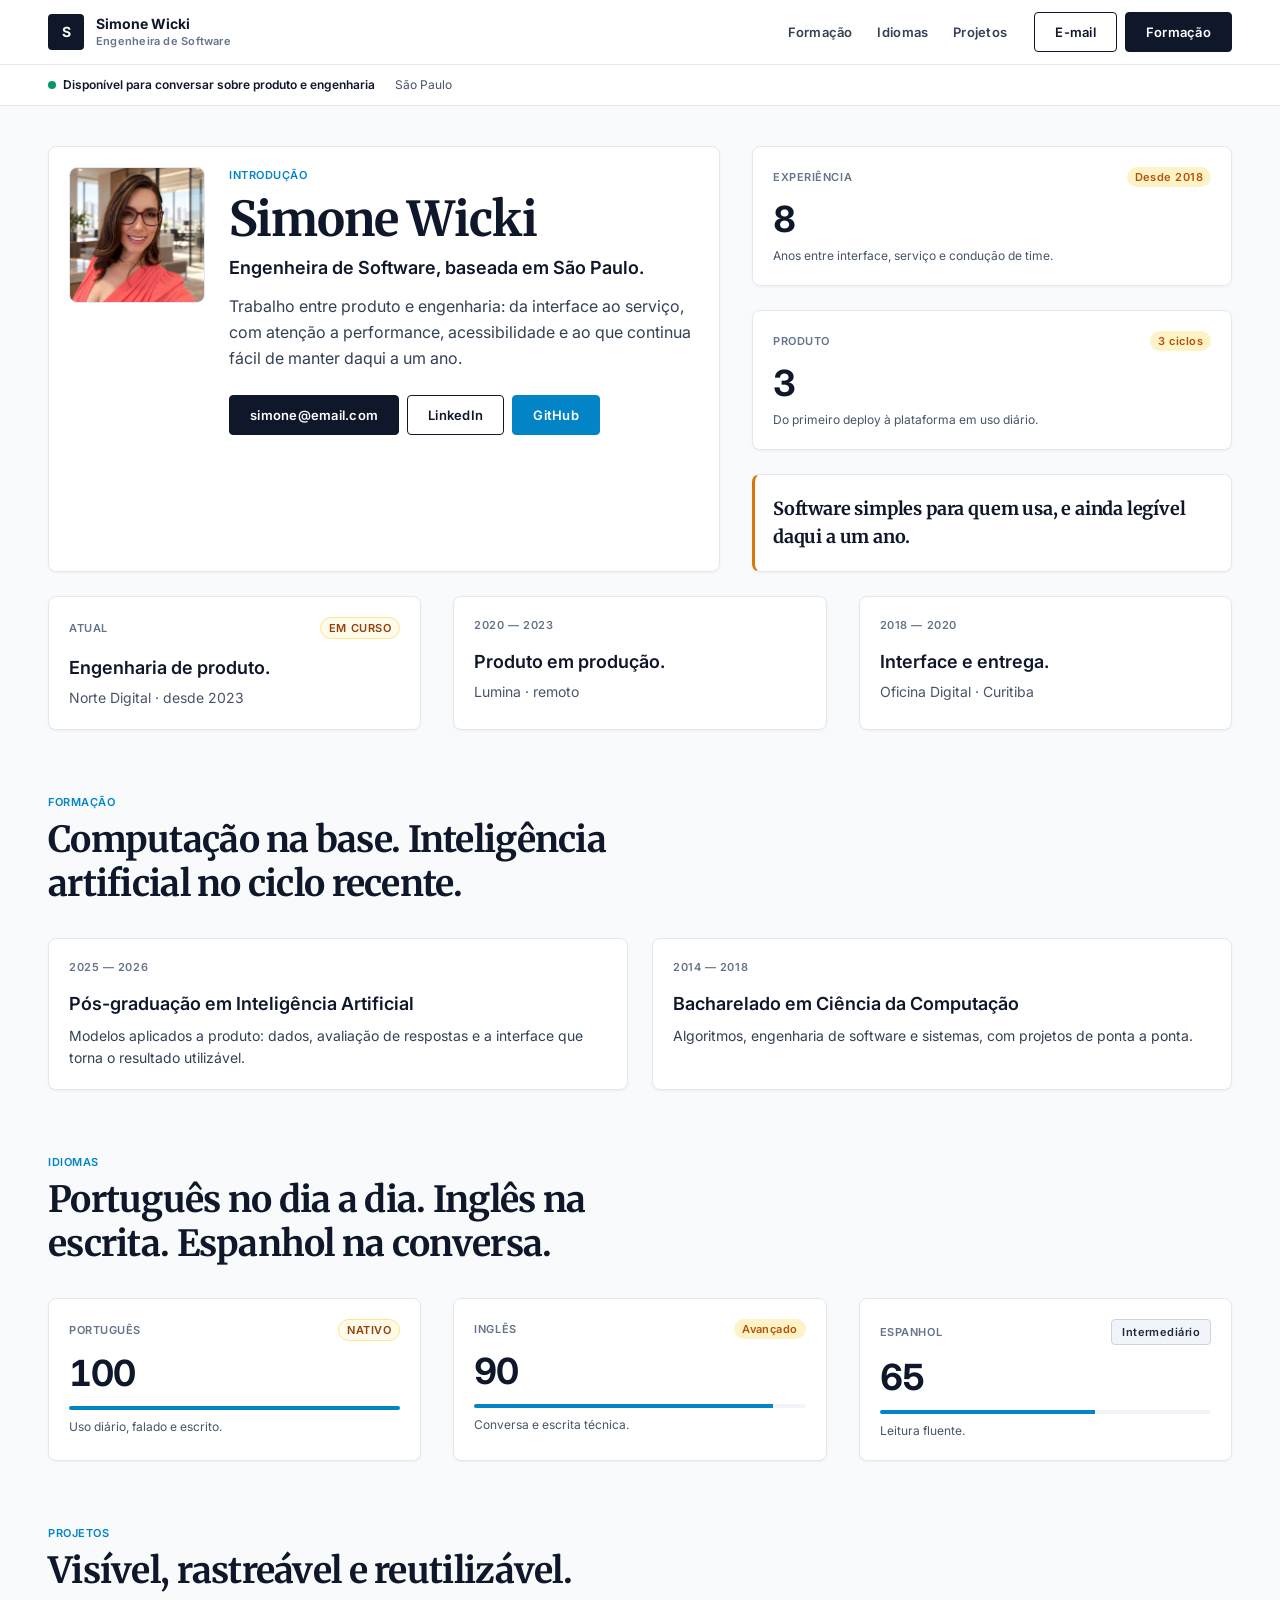
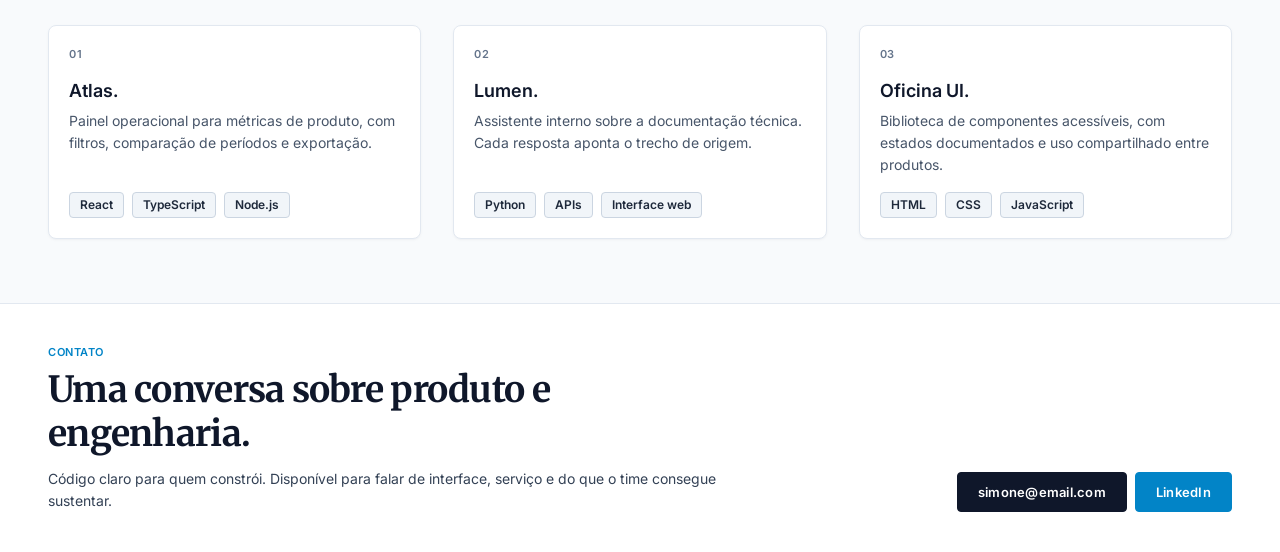
<file: index.html>
<!DOCTYPE html>
<html lang="pt-BR">
  <head>
    <meta charset="UTF-8" />
    <meta name="viewport" content="width=device-width, initial-scale=1" />
    <title>Simone Wicki — Engenheira de Software</title>
    <meta
      name="description"
      content="Currículo de Simone Wicki, engenheira de software. Formação, idiomas e projetos."
    />
    <link rel="preconnect" href="https://fonts.googleapis.com" />
    <link rel="preconnect" href="https://fonts.gstatic.com" crossorigin />
    <link
      href="https://fonts.googleapis.com/css2?family=Inter:wght@400;600;700&family=Merriweather:wght@700&display=swap"
      rel="stylesheet"
    />
    <link rel="stylesheet" href="css/styles.css" />
    <script>
      document.documentElement.classList.add("js");
    </script>
    <link
      rel="icon"
      href="data:image/svg+xml,%3Csvg xmlns='http://www.w3.org/2000/svg' viewBox='0 0 64 64'%3E%3Crect width='64' height='64' rx='4' fill='%230F172A'/%3E%3Ctext x='32' y='42' text-anchor='middle' font-family='Inter,Arial' font-size='30' font-weight='700' fill='%23ffffff'%3ES%3C/text%3E%3C/svg%3E"
    />
  </head>
  <body>
    <div class="scroll-progress" aria-hidden="true">
      <span id="scroll-bar"></span>
    </div>

    <a class="skip" href="#conteudo">Ir para o conteúdo</a>

    <header class="topbar">
      <div class="shell bar">
        <a class="brand" href="#inicio" aria-label="Voltar ao início">
          <span class="mark" aria-hidden="true">S</span>
          <span class="brand-copy">
            <span class="brand-name">Simone Wicki</span>
            <span class="brand-role">Engenheira de Software</span>
          </span>
        </a>

        <button class="menu-toggle" type="button" aria-expanded="false" aria-controls="menu">
          <span class="menu-toggle-lines" aria-hidden="true"></span>
          Menu
        </button>

        <nav id="menu" class="menu" aria-label="Seções do currículo">
          <a href="#formacao">Formação</a>
          <a href="#idiomas">Idiomas</a>
          <a href="#projetos">Projetos</a>
        </nav>

        <div class="bar-actions">
          <a class="btn btn-secondary" href="mailto:simone@email.com">E-mail</a>
          <a class="btn btn-primary" href="#formacao">Formação</a>
        </div>
      </div>
    </header>

    <div class="ribbon">
      <div class="shell ribbon-inner">
        <span class="status">
          <span class="status-dot" aria-hidden="true"></span>
          Disponível para conversar sobre produto e engenharia
        </span>
        <span class="ribbon-place">São Paulo</span>
      </div>
    </div>

    <main id="conteudo">
      <section id="inicio" class="shell hero" aria-labelledby="nome">
        <div class="hero-grid">
          <article class="panel hero-bio reveal">
            <figure class="portrait">
              <img src="Foto.png" alt="Foto de Simone Wicki" width="768" height="1024" />
            </figure>
            <div class="hero-copy">
              <p class="eyebrow">Introdução</p>
              <h1 id="nome">Simone Wicki</h1>
              <p class="role">Engenheira de Software, baseada em São Paulo.</p>
              <p class="lead">
                Trabalho entre produto e engenharia: da interface ao serviço, com atenção a
                performance, acessibilidade e ao que continua fácil de manter daqui a um ano.
              </p>
              <div class="actions">
                <a class="btn btn-primary" href="mailto:simone@email.com">simone@email.com</a>
                <a
                  class="btn btn-secondary"
                  href="https://www.linkedin.com/"
                  target="_blank"
                  rel="noopener noreferrer"
                  >LinkedIn</a
                >
                <a
                  class="btn btn-accent"
                  href="https://github.com/"
                  target="_blank"
                  rel="noopener noreferrer"
                  >GitHub</a
                >
              </div>
            </div>
          </article>

          <div class="hero-side">
            <article class="kpi reveal">
              <div class="kpi-top">
                <p class="kpi-label">Experiência</p>
                <span class="delta">Desde 2018</span>
              </div>
              <p class="kpi-value">8</p>
              <p class="kpi-foot">Anos entre interface, serviço e condução de time.</p>
            </article>
            <article class="kpi reveal">
              <div class="kpi-top">
                <p class="kpi-label">Produto</p>
                <span class="delta">3 ciclos</span>
              </div>
              <p class="kpi-value">3</p>
              <p class="kpi-foot">Do primeiro deploy à plataforma em uso diário.</p>
            </article>
            <blockquote class="statement reveal">
              <p>Software simples para quem usa, e ainda legível daqui a um ano.</p>
            </blockquote>
          </div>
        </div>
      </section>

      <section class="shell band" aria-label="Ciclos de atuação">
        <article class="focus panel reveal">
          <div class="kpi-top">
            <p class="kpi-label">Atual</p>
            <span class="pill">Em curso</span>
          </div>
          <h3>Engenharia de produto.</h3>
          <p>Norte Digital · desde 2023</p>
        </article>
        <article class="focus panel reveal">
          <p class="kpi-label">2020 — 2023</p>
          <h3>Produto em produção.</h3>
          <p>Lumina · remoto</p>
        </article>
        <article class="focus panel reveal">
          <p class="kpi-label">2018 — 2020</p>
          <h3>Interface e entrega.</h3>
          <p>Oficina Digital · Curitiba</p>
        </article>
      </section>

      <section id="formacao" class="shell block" aria-labelledby="titulo-formacao">
        <div class="section-head reveal">
          <p class="eyebrow">Formação</p>
          <h2 id="titulo-formacao">Computação na base. Inteligência artificial no ciclo recente.</h2>
        </div>

        <div class="study-grid">
          <article class="study panel reveal">
            <p class="kpi-label">2025 — 2026</p>
            <h3>Pós-graduação em Inteligência Artificial</h3>
            <p>
              Modelos aplicados a produto: dados, avaliação de respostas e a interface
              que torna o resultado utilizável.
            </p>
          </article>
          <article class="study panel reveal">
            <p class="kpi-label">2014 — 2018</p>
            <h3>Bacharelado em Ciência da Computação</h3>
            <p>Algoritmos, engenharia de software e sistemas, com projetos de ponta a ponta.</p>
          </article>
        </div>
      </section>

      <section id="idiomas" class="shell block" aria-labelledby="titulo-idiomas">
        <div class="section-head reveal">
          <p class="eyebrow">Idiomas</p>
          <h2 id="titulo-idiomas">Português no dia a dia. Inglês na escrita. Espanhol na conversa.</h2>
        </div>

        <ul class="languages">
          <li class="kpi reveal">
            <div class="kpi-top">
              <p class="kpi-label">Português</p>
              <span class="pill">Nativo</span>
            </div>
            <p class="kpi-value">100</p>
            <div class="meter" aria-hidden="true"><span style="width: 100%"></span></div>
            <p class="kpi-foot">Uso diário, falado e escrito.</p>
          </li>
          <li class="kpi reveal">
            <div class="kpi-top">
              <p class="kpi-label">Inglês</p>
              <span class="delta">Avançado</span>
            </div>
            <p class="kpi-value">90</p>
            <div class="meter" aria-hidden="true"><span style="width: 90%"></span></div>
            <p class="kpi-foot">Conversa e escrita técnica.</p>
          </li>
          <li class="kpi reveal">
            <div class="kpi-top">
              <p class="kpi-label">Espanhol</p>
              <span class="chip">Intermediário</span>
            </div>
            <p class="kpi-value">65</p>
            <div class="meter" aria-hidden="true"><span style="width: 65%"></span></div>
            <p class="kpi-foot">Leitura fluente.</p>
          </li>
        </ul>
      </section>

      <section id="projetos" class="shell block" aria-labelledby="titulo-projetos">
        <div class="section-head reveal">
          <p class="eyebrow">Projetos</p>
          <h2 id="titulo-projetos">Visível, rastreável e reutilizável.</h2>
        </div>

        <div class="projects">
          <article class="project panel reveal">
            <p class="project-index">01</p>
            <h3>Atlas.</h3>
            <p>Painel operacional para métricas de produto, com filtros, comparação de períodos e exportação.</p>
            <ul class="tags">
              <li>React</li>
              <li>TypeScript</li>
              <li>Node.js</li>
            </ul>
          </article>
          <article class="project panel reveal">
            <p class="project-index">02</p>
            <h3>Lumen.</h3>
            <p>Assistente interno sobre a documentação técnica. Cada resposta aponta o trecho de origem.</p>
            <ul class="tags">
              <li>Python</li>
              <li>APIs</li>
              <li>Interface web</li>
            </ul>
          </article>
          <article class="project panel reveal">
            <p class="project-index">03</p>
            <h3>Oficina UI.</h3>
            <p>Biblioteca de componentes acessíveis, com estados documentados e uso compartilhado entre produtos.</p>
            <ul class="tags">
              <li>HTML</li>
              <li>CSS</li>
              <li>JavaScript</li>
            </ul>
          </article>
        </div>
      </section>
    </main>

    <footer class="close" id="contato">
      <div class="shell close-inner">
        <div>
          <p class="eyebrow">Contato</p>
          <h2>Uma conversa sobre produto e engenharia.</h2>
          <p>
            Código claro para quem constrói. Disponível para falar de interface, serviço
            e do que o time consegue sustentar.
          </p>
        </div>
        <div class="actions">
          <a class="btn btn-primary" href="mailto:simone@email.com">simone@email.com</a>
          <a
            class="btn btn-accent"
            href="https://www.linkedin.com/"
            target="_blank"
            rel="noopener noreferrer"
            >LinkedIn</a
          >
        </div>
      </div>
    </footer>

    <script src="js/main.js"></script>
  </body>
</html>
</file>
<file: css/styles.css>
:root {
  --canvas: #f8fafc;
  --surface: #ffffff;
  --primary: #0f172a;
  --primary-hover: #1e293b;
  --on-primary: #ffffff;
  --secondary: #0284c7;
  --secondary-hover: #0369a1;
  --tertiary: #d97706;
  --success: #059669;
  --ink: #0f172a;
  --body: #334155;
  --label: #64748b;
  --footnote: #475569;
  --chip-ink: #1e293b;
  --line: #e2e8f0;
  --line-strong: #cbd5e1;
  --strip: #f1f5f9;
  --pin-past: #94a3b8;
  --delta-bg: #fef3c7;
  --delta-ink: #b45309;
  --pill-bg: #fffbeb;
  --pill-line: #fde68a;
  --pill-ink: #92400e;
  --serif: "Merriweather", Georgia, serif;
  --sans: "Inter", "Segoe UI", sans-serif;
  --elev-1: 0 1px 3px rgba(15, 23, 42, 0.04), 0 1px 2px rgba(15, 23, 42, 0.02);
  --elev-2: 0 4px 6px -1px rgba(15, 23, 42, 0.06), 0 2px 4px -2px rgba(15, 23, 42, 0.04);
  --radius: 0.25rem;
  --radius-card: 0.5rem;
  --max: 1200px;
}

* {
  box-sizing: border-box;
}

html {
  scroll-behavior: smooth;
  color-scheme: light;
}

body {
  margin: 0;
  min-height: 100vh;
  background: var(--canvas);
  color: var(--body);
  font-family: var(--sans);
  font-size: 16px;
  font-weight: 400;
  line-height: 26px;
  overflow-x: clip;
}

img {
  max-width: 100%;
  display: block;
}

a {
  color: inherit;
  text-decoration: none;
}

button,
a {
  -webkit-tap-highlight-color: transparent;
}

:focus-visible {
  outline: 2px solid var(--secondary);
  outline-offset: 2px;
}

h1,
h2,
h3,
p,
blockquote {
  margin: 0;
}

ul,
ol {
  margin: 0;
  padding: 0;
  list-style: none;
}

.skip {
  position: absolute;
  left: 1rem;
  top: -4rem;
  z-index: 50;
  background: var(--primary);
  color: var(--on-primary);
  padding: 10px 20px;
  border-radius: var(--radius);
  font-size: 13px;
  font-weight: 600;
}

.skip:focus {
  top: 0.75rem;
}

.scroll-progress {
  position: fixed;
  top: 0;
  left: 0;
  right: 0;
  height: 2px;
  z-index: 40;
  background: transparent;
}

.scroll-progress span {
  display: block;
  width: 0;
  height: 100%;
  background: var(--secondary);
}

.shell {
  width: min(var(--max), calc(100% - 2.5rem));
  margin-inline: auto;
}

.topbar {
  position: sticky;
  top: 0;
  z-index: 30;
  background: var(--surface);
  border-bottom: 1px solid var(--line);
}

.topbar.is-stuck {
  border-bottom-color: var(--line-strong);
  box-shadow: var(--elev-2);
}

.bar {
  display: flex;
  align-items: center;
  gap: 1rem;
  min-height: 4rem;
}

.brand {
  display: flex;
  align-items: center;
  gap: 0.75rem;
  min-width: 0;
}

.mark {
  display: grid;
  place-items: center;
  width: 2.25rem;
  height: 2.25rem;
  flex: none;
  border-radius: var(--radius);
  background: var(--primary);
  color: var(--on-primary);
  font-size: 14px;
  font-weight: 700;
  line-height: 1;
}

.brand-copy {
  display: flex;
  flex-direction: column;
  min-width: 0;
}

.brand-name {
  color: var(--ink);
  font-size: 14px;
  font-weight: 700;
  line-height: 18px;
}

.brand-role {
  color: var(--label);
  font-size: 11px;
  font-weight: 600;
  line-height: 16px;
  letter-spacing: 0.02em;
}

.bar-actions,
.actions {
  display: flex;
  flex-wrap: wrap;
  align-items: center;
  gap: 0.5rem;
}

.menu {
  display: flex;
  align-items: center;
  gap: 0.15rem;
  margin-left: auto;
}

.menu a {
  padding: 0.4rem 0.7rem;
  border-radius: var(--radius);
  color: var(--body);
  font-size: 13px;
  font-weight: 600;
  line-height: 18px;
  letter-spacing: 0.02em;
}

.menu a:hover {
  background: var(--strip);
  color: var(--ink);
}

.menu a.is-active {
  color: var(--secondary);
}

.menu-toggle {
  display: none;
  align-items: center;
  gap: 0.45rem;
  margin-left: auto;
  padding: 8px 12px;
  border: 1px solid var(--primary);
  border-radius: var(--radius);
  background: transparent;
  color: var(--primary);
  font: inherit;
  font-size: 13px;
  font-weight: 600;
  letter-spacing: 0.02em;
  cursor: pointer;
}

.menu-toggle:hover {
  background: var(--strip);
}

.menu-toggle-lines,
.menu-toggle-lines::before,
.menu-toggle-lines::after {
  display: block;
  width: 14px;
  height: 1.5px;
  background: currentColor;
  position: relative;
}

.menu-toggle-lines::before,
.menu-toggle-lines::after {
  content: "";
  position: absolute;
  left: 0;
}

.menu-toggle-lines::before {
  top: -5px;
}

.menu-toggle-lines::after {
  top: 5px;
}

.btn {
  display: inline-flex;
  align-items: center;
  justify-content: center;
  padding: 10px 20px;
  border: 1px solid transparent;
  border-radius: var(--radius);
  font-family: inherit;
  font-size: 13px;
  font-weight: 600;
  line-height: 18px;
  letter-spacing: 0.02em;
  cursor: pointer;
  transition: background 0.15s ease, border-color 0.15s ease, transform 0.15s ease;
}

.btn-primary {
  background: var(--primary);
  border-color: var(--primary);
  color: var(--on-primary);
}

.btn-primary:hover {
  background: var(--primary-hover);
  border-color: var(--primary-hover);
  transform: translateY(-1px);
}

.btn-secondary {
  background: transparent;
  border-color: var(--primary);
  color: var(--primary);
}

.btn-secondary:hover {
  background: var(--strip);
}

.btn-accent {
  background: var(--secondary);
  border-color: var(--secondary);
  color: var(--on-primary);
}

.btn-accent:hover {
  background: var(--secondary-hover);
  border-color: var(--secondary-hover);
}

.ribbon {
  border-bottom: 1px solid var(--line);
  background: var(--surface);
}

.ribbon-inner {
  display: flex;
  flex-wrap: wrap;
  align-items: center;
  gap: 0.35rem 1.25rem;
  min-height: 2.5rem;
  padding-block: 0.4rem;
  color: var(--footnote);
  font-size: 12px;
  line-height: 18px;
}

.status {
  display: inline-flex;
  align-items: center;
  gap: 0.45rem;
  color: var(--ink);
  font-size: 12px;
  font-weight: 600;
}

.status-dot {
  width: 8px;
  height: 8px;
  border-radius: 9999px;
  background: var(--success);
}

.hero {
  padding-top: 2.5rem;
}

.hero-grid,
.hero-side,
.band,
.study-grid,
.languages,
.projects {
  display: grid;
  gap: 1.5rem;
}

.panel,
.kpi,
.statement {
  background: var(--surface);
  border: 1px solid var(--line);
  border-radius: var(--radius-card);
  box-shadow: var(--elev-1);
}

.panel,
.kpi {
  transition: border-color 0.2s ease, box-shadow 0.2s ease;
}

.panel:hover,
.kpi:hover {
  border-color: var(--line-strong);
  box-shadow: var(--elev-2);
}

.panel,
.kpi {
  padding: 20px;
}

.hero-bio {
  display: flex;
  flex-direction: column;
  gap: 1.5rem;
}

.portrait {
  width: 7.5rem;
  height: 7.5rem;
  margin: 0;
  flex: none;
  overflow: hidden;
  border: 1px solid var(--line);
  border-radius: var(--radius-card);
}

.portrait img {
  width: 100%;
  height: 100%;
  object-fit: cover;
  object-position: center 12%;
}

.eyebrow,
.kpi-label,
.project-index {
  color: var(--label);
  font-size: 11px;
  font-weight: 600;
  line-height: 16px;
  letter-spacing: 0.05em;
  text-transform: uppercase;
}

.eyebrow {
  margin-bottom: 0.5rem;
  color: var(--secondary);
}

h1,
.section-head h2,
.close h2,
.statement p {
  color: var(--ink);
  font-family: var(--serif);
  font-weight: 700;
}

h1 {
  font-size: 32px;
  line-height: 40px;
  letter-spacing: -0.01em;
}

.role {
  margin-top: 0.5rem;
  color: var(--ink);
  font-size: 18px;
  font-weight: 600;
  line-height: 26px;
}

.lead,
.mandate,
.focus h3 + p,
.study h3 + p,
.project h3 + p,
.close h2 + p {
  color: var(--body);
  font-size: 16px;
  line-height: 26px;
}

.lead {
  max-width: 42rem;
  margin-top: 0.75rem;
}

.actions {
  margin-top: 1.5rem;
}

.kpi-top {
  display: flex;
  align-items: center;
  justify-content: space-between;
  gap: 0.75rem;
}

.kpi-value {
  margin-top: 0.75rem;
  color: var(--ink);
  font-size: 28px;
  font-weight: 700;
  line-height: 32px;
  letter-spacing: -0.02em;
  font-variant-numeric: tabular-nums;
}

.kpi-foot {
  margin-top: 0.5rem;
  color: var(--footnote);
  font-size: 12px;
  line-height: 18px;
}

.delta,
.pill,
.chip {
  display: inline-flex;
  align-items: center;
  flex: none;
  font-size: 11px;
  font-weight: 600;
  line-height: 16px;
  letter-spacing: 0.04em;
}

.delta {
  padding: 2px 8px;
  border-radius: 9999px;
  background: var(--delta-bg);
  color: var(--delta-ink);
}

.pill {
  padding: 2px 8px;
  border: 1px solid var(--pill-line);
  border-radius: 9999px;
  background: var(--pill-bg);
  color: var(--pill-ink);
  letter-spacing: 0.05em;
  text-transform: uppercase;
}

.chip {
  padding: 4px 10px;
  border: 1px solid var(--line-strong);
  border-radius: var(--radius);
  background: var(--strip);
  color: var(--chip-ink);
}

.statement {
  padding: 20px 20px 20px 18px;
  border-left: 3px solid var(--tertiary);
}

.statement p {
  font-size: 18px;
  line-height: 28px;
  letter-spacing: -0.01em;
}

.meter {
  height: 4px;
  margin-top: 0.85rem;
  overflow: hidden;
  border-radius: 9999px;
  background: var(--strip);
}

.meter span {
  display: block;
  height: 100%;
  background: var(--secondary);
}

.band {
  padding-top: 1.5rem;
}

.focus h3,
.study h3,
.project h3,
.timeline h3 {
  color: var(--ink);
  font-size: 18px;
  font-weight: 600;
  line-height: 26px;
}

.focus h3,
.study h3,
.project h3 {
  margin-top: 1rem;
}

.focus h3 + p,
.project h3 + p {
  margin-top: 0.35rem;
  color: var(--footnote);
  font-size: 14px;
  line-height: 22px;
}

.block {
  padding-top: 4rem;
}

.section-head {
  margin-bottom: 2rem;
}

.section-head h2,
.close h2 {
  max-width: 18em;
  font-size: 26px;
  line-height: 34px;
  letter-spacing: -0.01em;
}

.timeline {
  display: grid;
}

.timeline > li {
  position: relative;
  display: grid;
  gap: 0.75rem;
  padding: 0 0 2rem 1.25rem;
  border-left: 2px solid var(--line);
}

.timeline > li:last-child {
  padding-bottom: 0;
}

.timeline > li::before,
.timeline article::before {
  content: "";
  position: absolute;
  top: 0.35rem;
  left: -6px;
  width: 10px;
  height: 10px;
  border: 2px solid var(--pin-past);
  border-radius: 9999px;
  background: var(--canvas);
}

.timeline article::before {
  display: none;
}

.timeline > li.is-current::before,
.timeline > li.is-current article::before {
  border-color: var(--secondary);
  background: var(--secondary);
}

.when {
  display: flex;
  flex-wrap: wrap;
  gap: 0.35rem 0.85rem;
  color: var(--label);
  font-size: 13px;
  font-weight: 600;
  line-height: 18px;
  letter-spacing: 0.02em;
  font-variant-numeric: tabular-nums;
}

.org {
  color: var(--secondary);
  font-size: 13px;
  font-weight: 600;
  line-height: 18px;
  letter-spacing: 0.02em;
}

.mandate {
  margin-top: 0.5rem;
}

.timeline ul {
  display: grid;
  gap: 0.35rem;
  margin-top: 0.85rem;
}

.timeline li li {
  position: relative;
  padding-left: 0.9rem;
  color: var(--body);
  font-size: 14px;
  line-height: 22px;
}

.timeline li li::before {
  content: "";
  position: absolute;
  top: 0.5rem;
  left: 0;
  width: 6px;
  height: 6px;
  border-radius: 9999px;
  background: var(--secondary);
}

.study h3 + p {
  margin-top: 0.5rem;
  font-size: 14px;
  line-height: 22px;
}

.project {
  display: flex;
  flex-direction: column;
  min-height: 100%;
}

.project h3 + p {
  flex: 1;
}

.tags {
  display: flex;
  flex-wrap: wrap;
  gap: 0.5rem;
  margin-top: 1rem;
}

.tags li {
  padding: 4px 10px;
  border: 1px solid var(--line-strong);
  border-radius: var(--radius);
  background: var(--strip);
  color: var(--chip-ink);
  font-size: 12px;
  font-weight: 600;
  line-height: 16px;
}

.close {
  margin-top: 4rem;
  border-top: 1px solid var(--line);
  background: var(--surface);
}

.close-inner {
  display: grid;
  gap: 1.5rem;
  padding-block: 2.5rem;
}

.close h2 + p {
  max-width: 42rem;
  margin-top: 0.75rem;
  font-size: 14px;
  line-height: 22px;
}

.close .actions {
  margin-top: 0;
}

.js .reveal {
  opacity: 0;
  transform: translateY(12px);
  animation: rise 0.7s cubic-bezier(0.2, 0.7, 0.2, 1) forwards;
  animation-play-state: paused;
}

.js .reveal.is-visible {
  animation-play-state: running;
}

@keyframes rise {
  to {
    opacity: 1;
    transform: none;
  }
}

@media (min-width: 768px) {
  .shell {
    width: min(var(--max), calc(100% - 4rem));
  }

  h1 {
    font-size: 48px;
    line-height: 56px;
    letter-spacing: -0.02em;
  }

  .kpi-value {
    font-size: 36px;
    line-height: 40px;
    letter-spacing: -0.03em;
  }

  .section-head h2,
  .close h2 {
    font-size: 36px;
    line-height: 44px;
    letter-spacing: -0.02em;
  }

  .hero-bio {
    flex-direction: row;
    align-items: flex-start;
  }

  .portrait {
    width: 8.5rem;
    height: 8.5rem;
  }

  .hero-side,
  .band,
  .study-grid,
  .languages,
  .projects {
    grid-template-columns: 1fr 1fr;
  }

  .timeline > li {
    grid-template-columns: 11rem minmax(0, 1fr);
    gap: 1.5rem 2rem;
    padding: 0 0 2rem;
    border-left: 0;
  }

  .timeline > li::before {
    display: none;
  }

  .timeline article {
    position: relative;
    min-height: 100%;
    padding-left: 1.25rem;
    border-left: 2px solid var(--line);
  }

  .timeline article::before {
    display: block;
  }

  .timeline > li:last-child article {
    padding-bottom: 0;
  }

  .statement {
    grid-column: 1 / -1;
  }

  .when {
    flex-direction: column;
    gap: 0.2rem;
    padding-top: 0.15rem;
  }
}

@media (min-width: 1025px) {
  .shell {
    width: min(var(--max), calc(100% - 6rem));
  }

  .hero-grid {
    grid-template-columns: minmax(0, 7fr) minmax(0, 5fr);
    gap: 2rem;
    align-items: stretch;
  }

  .hero-side {
    grid-template-columns: 1fr;
    grid-template-rows: auto auto 1fr;
  }

  .hero-side .statement {
    align-self: end;
  }

  .statement {
    grid-column: auto;
  }

  .band,
  .languages,
  .projects {
    grid-template-columns: repeat(3, 1fr);
    gap: 2rem;
  }

  .close-inner {
    grid-template-columns: minmax(0, 1fr) auto;
    align-items: end;
    gap: 2rem;
  }
}

@media (max-width: 1024px) {
  .menu-toggle {
    display: inline-flex;
  }

  .bar {
    position: relative;
    flex-wrap: wrap;
    padding-block: 0.75rem;
  }

  .menu {
    display: none;
    position: absolute;
    top: calc(100% + 0.35rem);
    right: 0;
    z-index: 20;
    flex-direction: column;
    align-items: stretch;
    min-width: 220px;
    margin-left: 0;
    padding: 0.4rem;
    background: var(--surface);
    border: 1px solid var(--line-strong);
    border-radius: var(--radius-card);
    box-shadow: var(--elev-2);
  }

  .menu.is-open {
    display: flex;
  }

  .bar-actions {
    display: none;
  }
}

@media (prefers-reduced-motion: reduce) {
  html {
    scroll-behavior: auto;
  }

  .js .reveal,
  .btn {
    animation: none !important;
    transition: none !important;
    opacity: 1;
    transform: none !important;
  }
}

@media print {
  .scroll-progress,
  .topbar,
  .ribbon,
  .actions {
    display: none;
  }

  body,
  .panel,
  .kpi,
  .statement,
  .close {
    background: white;
    box-shadow: none;
  }
}
</file>
